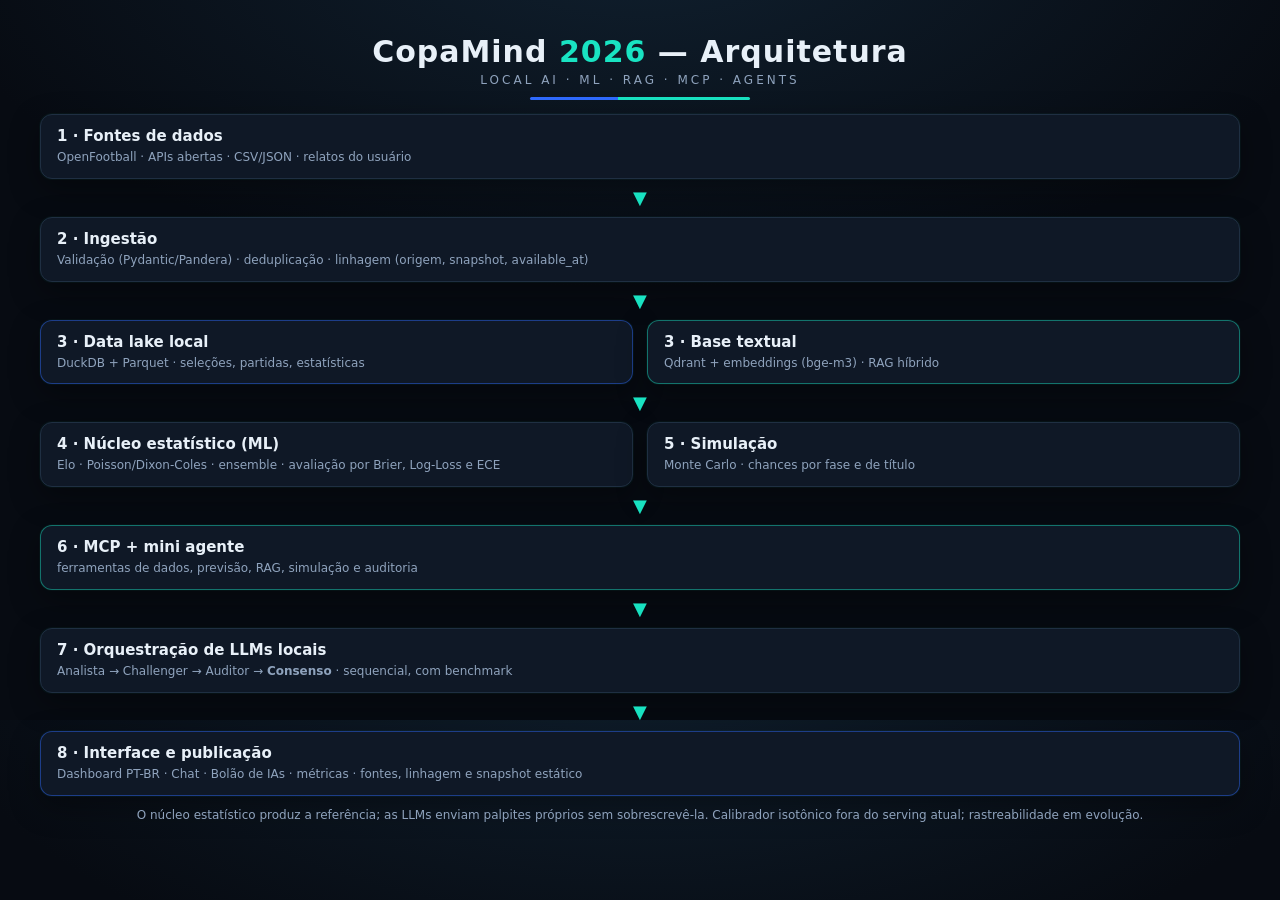
<file: docs/architecture.html>
<!DOCTYPE html>
<html lang="pt-BR">
<head>
  <meta charset="UTF-8" />
  <meta name="viewport" content="width=device-width, initial-scale=1.0" />
  <title>CopaMind 2026 — Arquitetura</title>
  <style>
    :root { --bg:#070b12; --panel:#0f1826; --line:#1f2f42; --txt:#e8f0f8; --muted:#8fa3bd; --cyan:#19e3c2; --blue:#2f6bff; }
    * { box-sizing: border-box; }
    body { margin:0; background: radial-gradient(1200px 600px at 50% -10%, #10202f 0%, var(--bg) 60%); color:var(--txt); font-family: system-ui,-apple-system,Segoe UI,Roboto,sans-serif; }
    .stage { width:1280px; height:720px; margin:0 auto; padding:34px 40px; display:flex; flex-direction:column; }
    .title { text-align:center; }
    .title h1 { margin:0; font-size:30px; letter-spacing:1px; }
    .title h1 .accent { color:var(--cyan); }
    .title p { margin:4px 0 0; color:var(--muted); letter-spacing:3px; text-transform:uppercase; font-size:12px; }
    .flow { flex:1; display:flex; flex-direction:column; justify-content:center; gap:14px; margin-top:14px; }
    .row { display:flex; gap:14px; justify-content:center; align-items:stretch; }
    .box { background:var(--panel); border:1px solid var(--line); border-radius:12px; padding:12px 16px; min-width:150px; box-shadow: 0 0 0 1px rgba(25,227,194,.04), 0 10px 30px rgba(0,0,0,.35); }
    .box h3 { margin:0 0 4px; font-size:15px; }
    .box p { margin:0; color:var(--muted); font-size:12px; line-height:1.4; }
    .box.wide { flex:1; }
    .box.cyan { border-color: rgba(25,227,194,.45); }
    .box.blue { border-color: rgba(47,107,255,.45); }
    .arrow { text-align:center; color:var(--cyan); font-size:18px; line-height:1; margin:-4px 0; }
    .pair { display:flex; gap:14px; flex:1; }
    .footer { text-align:center; color:var(--muted); font-size:12px; margin-top:12px; }
    .flag { height:3px; width:220px; margin:10px auto 0; background:linear-gradient(90deg,var(--blue) 0 40%, var(--cyan) 40% 100%); border-radius:2px; }
  </style>
</head>
<body>
  <div class="stage">
    <div class="title">
      <h1>CopaMind <span class="accent">2026</span> — Arquitetura</h1>
      <p>Local AI · ML · RAG · MCP · Agents</p>
      <div class="flag"></div>
    </div>
    <div class="flow">
      <div class="row">
        <div class="box wide"><h3>1 · Fontes de dados</h3><p>OpenFootball · APIs abertas · CSV/JSON · relatos do usuário</p></div>
      </div>
      <div class="arrow">▼</div>
      <div class="row">
        <div class="box wide"><h3>2 · Ingestão</h3><p>Validação (Pydantic/Pandera) · deduplicação · linhagem (origem, snapshot, available_at)</p></div>
      </div>
      <div class="arrow">▼</div>
      <div class="row">
        <div class="pair">
          <div class="box wide blue"><h3>3 · Data lake local</h3><p>DuckDB + Parquet · seleções, partidas, estatísticas</p></div>
          <div class="box wide cyan"><h3>3 · Base textual</h3><p>Qdrant + embeddings (bge-m3) · RAG híbrido</p></div>
        </div>
      </div>
      <div class="arrow">▼</div>
      <div class="row">
        <div class="box wide"><h3>4 · Núcleo estatístico (ML)</h3><p>Elo · Poisson/Dixon-Coles · ensemble · avaliação por Brier, Log-Loss e ECE</p></div>
        <div class="box wide"><h3>5 · Simulação</h3><p>Monte Carlo · chances por fase e de título</p></div>
      </div>
      <div class="arrow">▼</div>
      <div class="row">
        <div class="box wide cyan"><h3>6 · MCP + mini agente</h3><p>ferramentas de dados, previsão, RAG, simulação e auditoria</p></div>
      </div>
      <div class="arrow">▼</div>
      <div class="row">
        <div class="box wide"><h3>7 · Orquestração de LLMs locais</h3><p>Analista → Challenger → Auditor → <strong>Consenso</strong> · sequencial, com benchmark</p></div>
      </div>
      <div class="arrow">▼</div>
      <div class="row">
        <div class="box wide blue"><h3>8 · Interface e publicação</h3><p>Dashboard PT-BR · Chat · Bolão de IAs · métricas · fontes, linhagem e snapshot estático</p></div>
      </div>
    </div>
    <div class="footer">O núcleo estatístico produz a referência; as LLMs enviam palpites próprios sem sobrescrevê-la. Calibrador isotônico fora do serving atual; rastreabilidade em evolução.</div>
  </div>
</body>
</html>
</file>
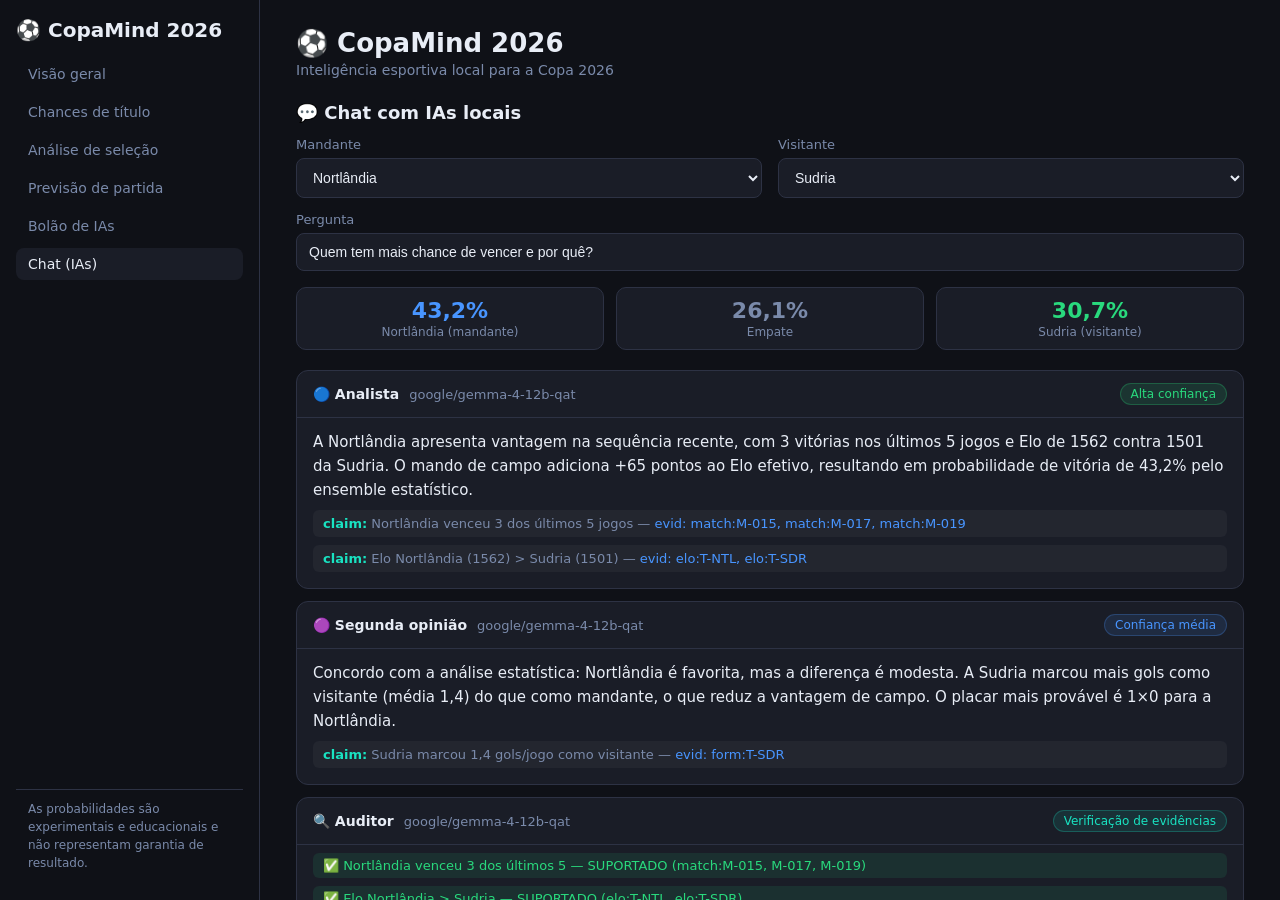
<file: docs/chat_demo.html>
<!DOCTYPE html>
<html lang="pt-BR">
<head>
  <meta charset="UTF-8" />
  <meta name="viewport" content="width=device-width, initial-scale=1.0" />
  <title>CopaMind 2026 — Chat demo</title>
  <style>
    :root { --bg:#0f1117; --panel:#1a1d27; --border:#2d3244; --txt:#e8edf6; --muted:#7a8aaa; --cyan:#19e3c2; --blue:#4895ff; --red:#e55; --green:#29d97d; }
    * { box-sizing:border-box; }
    body { margin:0; background:var(--bg); color:var(--txt); font-family:system-ui,-apple-system,Segoe UI,Roboto,sans-serif; font-size:15px; }
    .root { max-width:1400px; margin:0 auto; display:flex; height:100vh; }
    aside { width:260px; padding:18px 16px; border-right:1px solid var(--border); display:flex; flex-direction:column; gap:6px; }
    aside .logo { font-size:20px; font-weight:700; margin-bottom:10px; }
    aside .nav { padding:8px 12px; border-radius:8px; cursor:pointer; font-size:14px; color:var(--muted); }
    aside .nav.active { background:var(--panel); color:var(--txt); }
    aside .disclaimer { margin-top:auto; font-size:12px; color:var(--muted); padding:10px 12px; border-top:1px solid var(--border); line-height:1.5; }
    main { flex:1; padding:28px 36px; overflow-y:auto; }
    h1 { margin:0 0 4px; font-size:26px; }
    .sub { color:var(--muted); margin:0 0 24px; font-size:14px; }
    h3 { margin:0 0 14px; font-size:18px; }
    .selectors { display:flex; gap:16px; margin-bottom:14px; }
    .sel-group { flex:1; }
    .sel-group label { display:block; color:var(--muted); font-size:13px; margin-bottom:6px; }
    .sel-group select { width:100%; background:var(--panel); border:1px solid var(--border); color:var(--txt); border-radius:8px; padding:10px 12px; font-size:14px; }
    .q-group { margin-bottom:16px; }
    .q-group label { color:var(--muted); font-size:13px; display:block; margin-bottom:6px; }
    .q-group input { width:100%; background:var(--panel); border:1px solid var(--border); color:var(--txt); border-radius:8px; padding:10px 12px; font-size:14px; }
    .boxes { display:flex; flex-direction:column; gap:12px; margin-top:20px; }
    .box { background:var(--panel); border:1px solid var(--border); border-radius:12px; overflow:hidden; }
    .box-head { display:flex; align-items:center; gap:10px; padding:12px 16px; cursor:pointer; }
    .box-head .tag { font-weight:600; font-size:14px; }
    .box-head .model { color:var(--muted); font-size:13px; }
    .box-head .badge { margin-left:auto; font-size:12px; padding:3px 10px; border-radius:20px; }
    .badge.high { background:rgba(41,217,125,.12); color:var(--green); border:1px solid rgba(41,217,125,.25); }
    .badge.medium { background:rgba(72,149,255,.12); color:var(--blue); border:1px solid rgba(72,149,255,.25); }
    .box-body { padding:0 16px 16px; border-top:1px solid var(--border); }
    .box-body p { margin:12px 0 0; line-height:1.6; }
    .claim { font-size:13px; color:var(--muted); padding:6px 10px; background:rgba(255,255,255,.04); border-radius:6px; margin:8px 0 0; }
    .claim strong { color:var(--cyan); }
    .box.audit .badge { background:rgba(25,227,194,.1); color:var(--cyan); border:1px solid rgba(25,227,194,.25); }
    .verdict { font-size:13px; padding:5px 10px; border-radius:6px; margin:8px 0 0; }
    .verdict.supported { background:rgba(41,217,125,.1); color:var(--green); }
    .verdict.partial { background:rgba(255,200,50,.1); color:#f5c842; }
    .consensus { background:linear-gradient(135deg,rgba(41,217,125,.08),rgba(72,149,255,.08)); border:1px solid rgba(41,217,125,.3); border-radius:12px; padding:16px; margin-top:12px; }
    .consensus h4 { margin:0 0 8px; color:var(--green); }
    .consensus p { margin:0; line-height:1.6; }
    .prob { display:flex; gap:12px; margin-top:14px; }
    .prob-item { flex:1; text-align:center; background:var(--panel); border:1px solid var(--border); border-radius:10px; padding:10px; }
    .prob-item .pct { font-size:22px; font-weight:700; }
    .prob-item .lbl { font-size:12px; color:var(--muted); margin-top:2px; }
    .prob-item.home .pct { color:var(--blue); }
    .prob-item.draw .pct { color:var(--muted); }
    .prob-item.away .pct { color:var(--green); }
  </style>
</head>
<body>
<div class="root">
  <aside>
    <div class="logo">⚽ CopaMind 2026</div>
    <div class="nav">Visão geral</div>
    <div class="nav">Chances de título</div>
    <div class="nav">Análise de seleção</div>
    <div class="nav">Previsão de partida</div>
    <div class="nav">Bolão de IAs</div>
    <div class="nav active">Chat (IAs)</div>
    <div class="disclaimer">As probabilidades são experimentais e educacionais e não representam garantia de resultado.</div>
  </aside>
  <main>
    <h1>⚽ CopaMind 2026</h1>
    <p class="sub">Inteligência esportiva local para a Copa 2026</p>
    <h3>💬 Chat com IAs locais</h3>
    <div class="selectors">
      <div class="sel-group"><label>Mandante</label><select><option>Nortlândia</option></select></div>
      <div class="sel-group"><label>Visitante</label><select><option>Sudria</option></select></div>
    </div>
    <div class="q-group"><label>Pergunta</label><input value="Quem tem mais chance de vencer e por quê?" /></div>

    <div class="prob">
      <div class="prob-item home"><div class="pct">43,2%</div><div class="lbl">Nortlândia (mandante)</div></div>
      <div class="prob-item draw"><div class="pct">26,1%</div><div class="lbl">Empate</div></div>
      <div class="prob-item away"><div class="pct">30,7%</div><div class="lbl">Sudria (visitante)</div></div>
    </div>

    <div class="boxes">
      <!-- Box 1 — Analista -->
      <div class="box">
        <div class="box-head">
          <span class="tag">🔵 Analista</span>
          <span class="model">google/gemma-4-12b-qat</span>
          <span class="badge high">Alta confiança</span>
        </div>
        <div class="box-body">
          <p>A Nortlândia apresenta vantagem na sequência recente, com 3 vitórias nos últimos 5 jogos e Elo de 1562 contra 1501 da Sudria. O mando de campo adiciona +65 pontos ao Elo efetivo, resultando em probabilidade de vitória de 43,2% pelo ensemble estatístico.</p>
          <div class="claim"><strong>claim:</strong> Nortlândia venceu 3 dos últimos 5 jogos — <span style="color:#4895ff">evid: match:M-015, match:M-017, match:M-019</span></div>
          <div class="claim"><strong>claim:</strong> Elo Nortlândia (1562) &gt; Sudria (1501) — <span style="color:#4895ff">evid: elo:T-NTL, elo:T-SDR</span></div>
        </div>
      </div>
      <!-- Box 2 — Challenger -->
      <div class="box">
        <div class="box-head">
          <span class="tag">🟣 Segunda opinião</span>
          <span class="model">google/gemma-4-12b-qat</span>
          <span class="badge medium">Confiança média</span>
        </div>
        <div class="box-body">
          <p>Concordo com a análise estatística: Nortlândia é favorita, mas a diferença é modesta. A Sudria marcou mais gols como visitante (média 1,4) do que como mandante, o que reduz a vantagem de campo. O placar mais provável é 1×0 para a Nortlândia.</p>
          <div class="claim"><strong>claim:</strong> Sudria marcou 1,4 gols/jogo como visitante — <span style="color:#4895ff">evid: form:T-SDR</span></div>
        </div>
      </div>
      <!-- Box 3 — Auditor -->
      <div class="box audit">
        <div class="box-head">
          <span class="tag">🔍 Auditor</span>
          <span class="model">google/gemma-4-12b-qat</span>
          <span class="badge">Verificação de evidências</span>
        </div>
        <div class="box-body">
          <div class="verdict supported">✅ Nortlândia venceu 3 dos últimos 5 — SUPORTADO (match:M-015, M-017, M-019)</div>
          <div class="verdict supported">✅ Elo Nortlândia &gt; Sudria — SUPORTADO (elo:T-NTL, elo:T-SDR)</div>
          <div class="verdict partial">⚠️ Média de gols como visitante — PARCIALMENTE SUPORTADO (amostra pequena: 4 jogos)</div>
        </div>
      </div>
    </div>

    <div class="consensus">
      <h4>🏆 Consenso final</h4>
      <p><strong>Favorito:</strong> Nortlândia (43,2%) · Ensemble: Elo 40% + Poisson 60% · Snapshot: sample-2026-07-06<br />
      Os dois modelos concordaram no favorito. O auditor confirmou os claims principais. Incerteza: amostra pequena de jogos da Sudria como visitante.</p>
    </div>
  </main>
</div>
</body>
</html>
</file>
